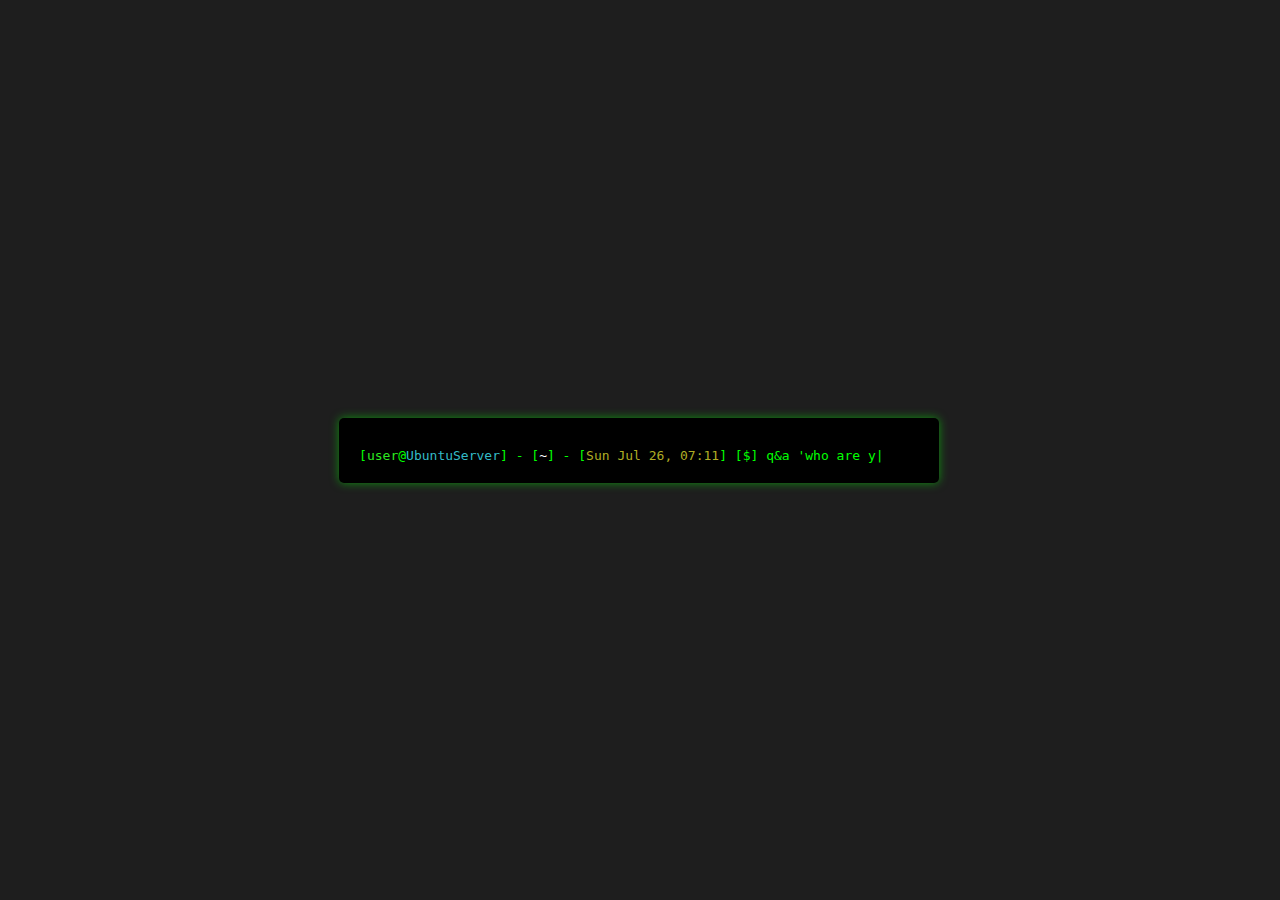
<file: index.html>
<!DOCTYPE html>
<html lang="en">
<head>
    <meta charset="UTF-8">
    <meta name="viewport" content="width=device-width, initial-scale=1.0">
    <title>Eric Qiang Xu</title>
    <link rel="stylesheet" href="style.css">
</head>
<body>
    <div id="terminal">
        <div id="output"></div>
        <div id="input-line">
            <span id="prompt"></span>
            <span id="typed-text"></span>
            <span class="cursor">|</span>
        </div>
    </div>
    <script src="script.js"></script>
    <h1 style="color: #1e1e1e; font-size: 0.05px;">Eric Xu UCSC (for SEO purposes)</h1>
    <h2 style="color: #1e1e1e; font-size: 0.05px;">Eric Xu UCSC (for SEO purposes)</h1>
</body>
</html>
</file>
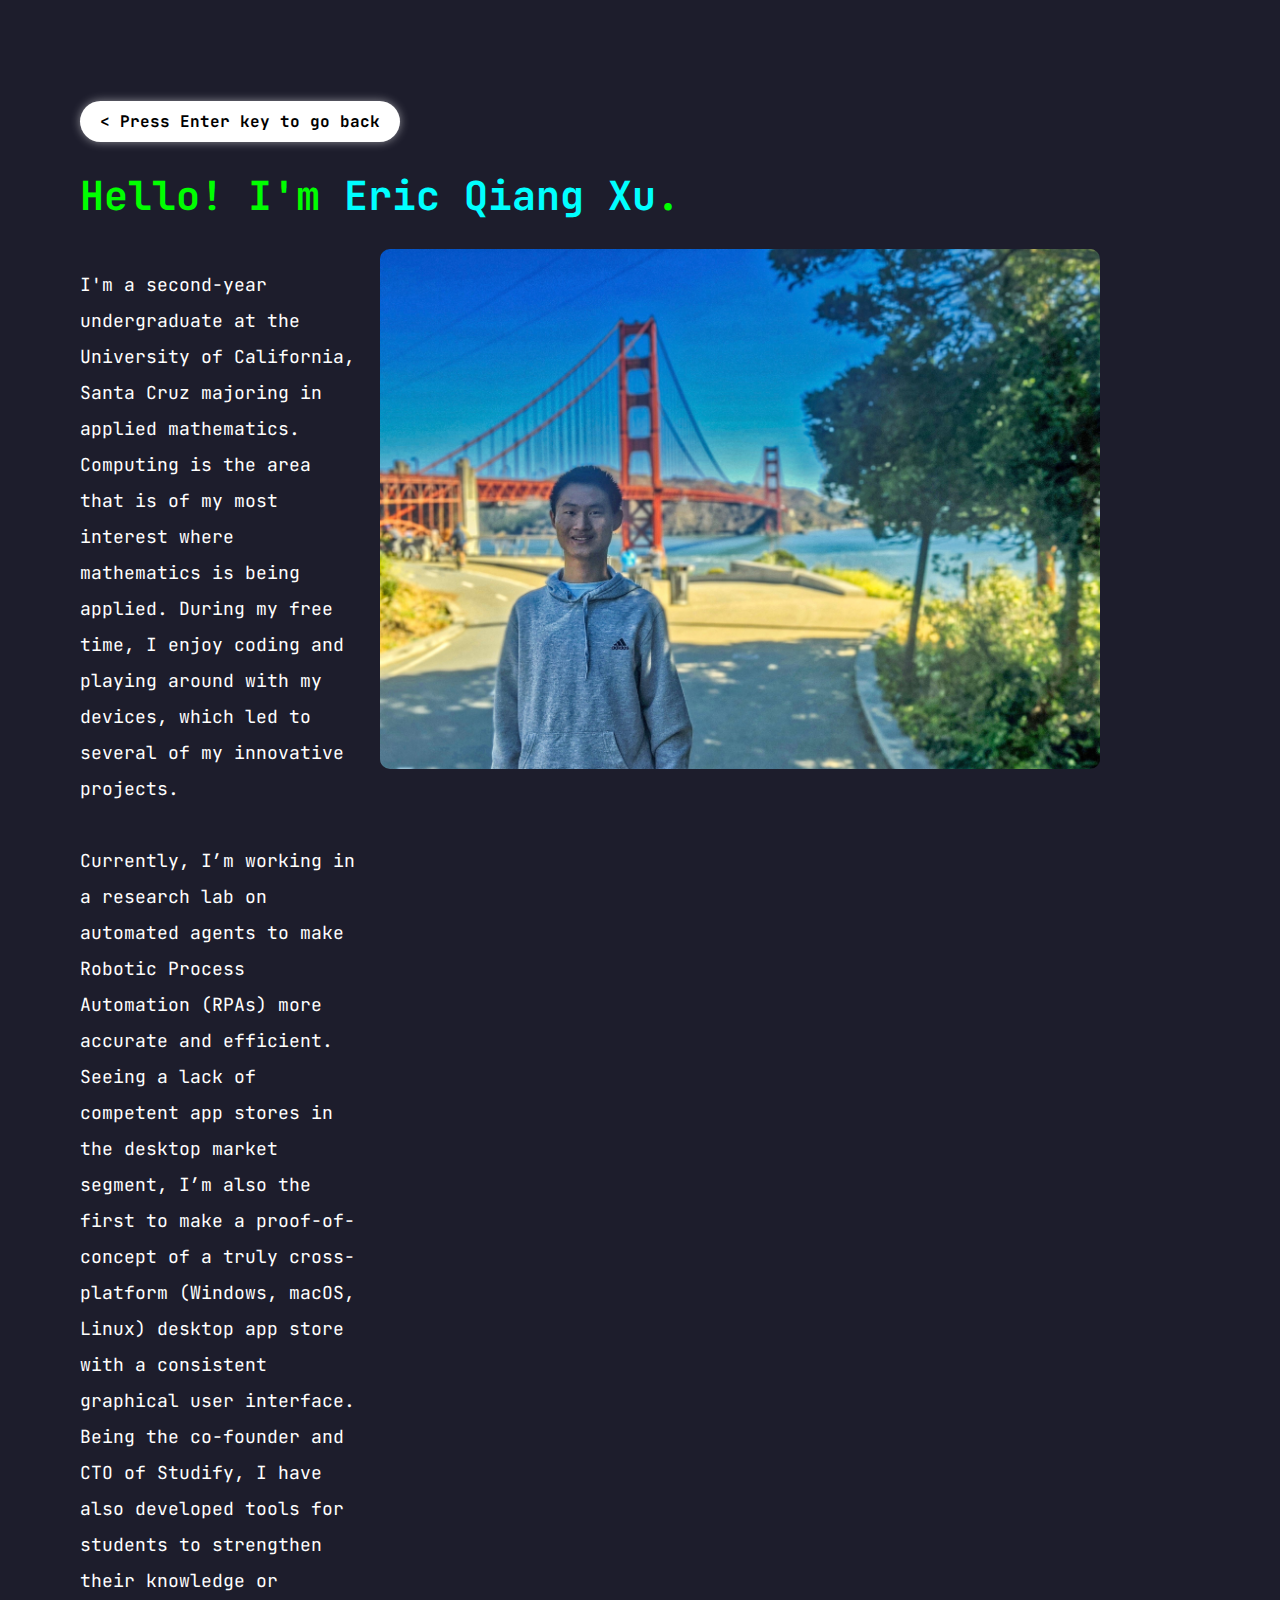
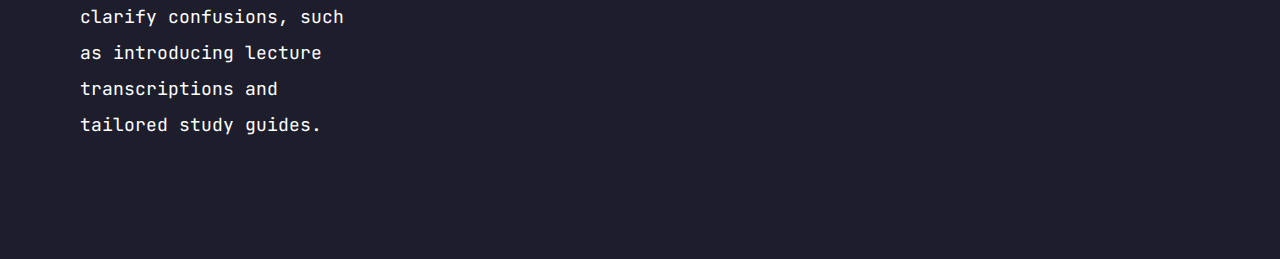
<file: about_me.html>
<!DOCTYPE html>
<html lang="en">
<head>
    <meta charset="UTF-8">
    <meta name="viewport" content="width=device-width, initial-scale=1.0">
    <title>About | Eric Xu at UCSC</title>
    <link rel="stylesheet" href="styles_aboutme.css">
</head>
<body>
    <br>
    <button class="back-button" onclick="goBack()"> < Press Enter key to go back</button>
    <br>
    <h1>Hello! I'm <span class="name">Eric Qiang Xu</span>.</h1>
    <main>
        <section class="content">
            <div class="text-content">
                <p>
                    I'm a second-year undergraduate at the University of California, Santa Cruz majoring in applied mathematics. Computing is the area that is of my most interest where mathematics is being applied. During my free time, I enjoy coding and playing around with my devices, which led to several of my innovative projects.
                </p>
                <p>
                    Currently, I’m working in a research lab on automated agents to make Robotic Process Automation (RPAs) more accurate and efficient. Seeing a lack of competent app stores in the desktop market segment, I’m also the first to make a proof-of-concept of a truly cross-platform (Windows, macOS, Linux) desktop app store with a consistent graphical user interface. Being the co-founder and CTO of Studify, I have also developed tools for students to strengthen their knowledge or clarify confusions, such as introducing lecture transcriptions and tailored study guides.
                </p>
            </div>
            <img src="profile-pic.jpg" alt="Picture of Eric Xu, For SEO: Eric Xu UCSC, Eric Xu" class="profile-pic">
        </section>
    </main>    
    <script src="script_aboutme.js"></script>
</body>
</html>
</file>
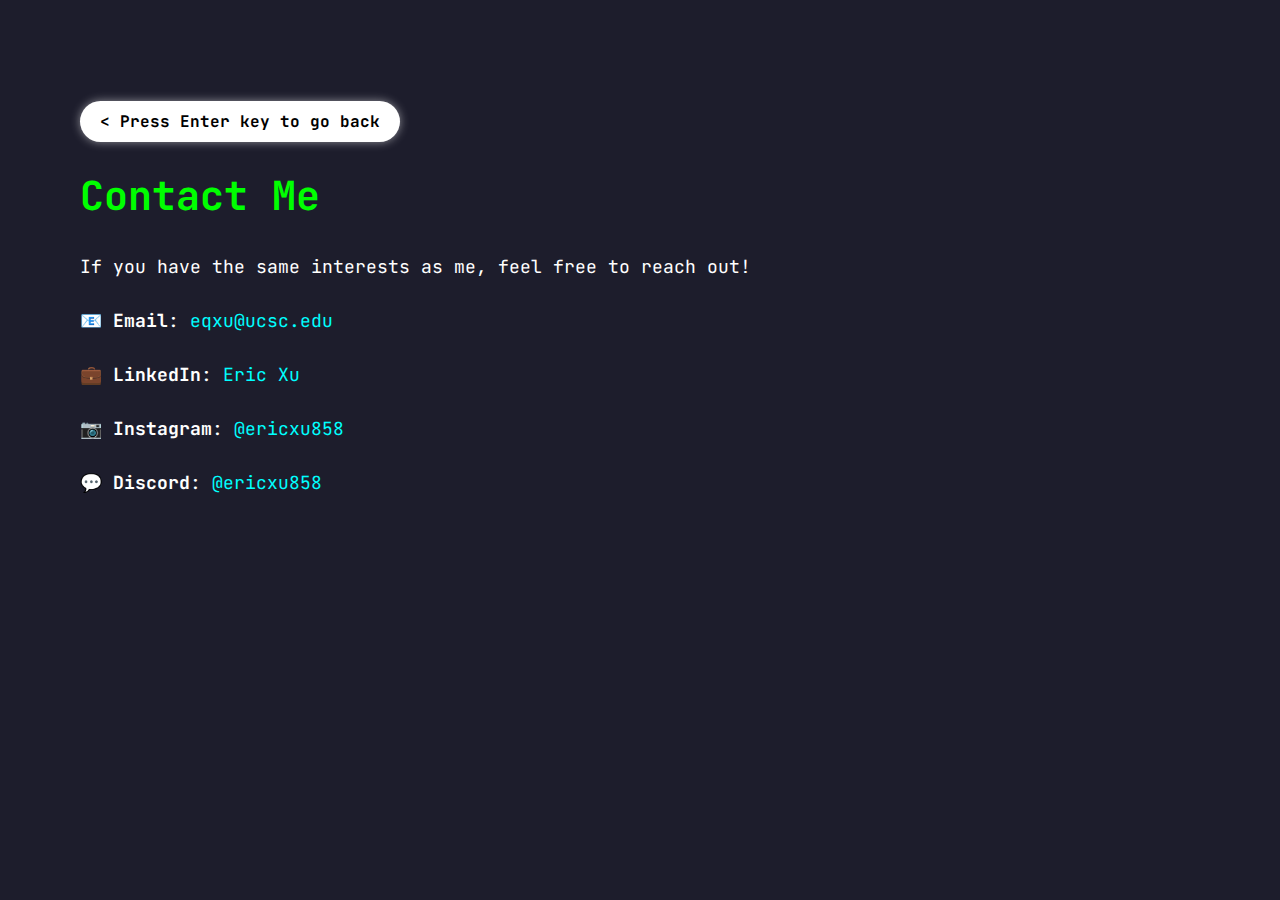
<file: contact.html>
<!DOCTYPE html>
<html lang="en">
<head>
    <meta charset="UTF-8">
    <meta name="viewport" content="width=device-width, initial-scale=1.0">
    <title>Contact | Eric Xu at UCSC</title>
    <link rel="stylesheet" href="styles_contact.css">
</head>
<body>
    <br>
    <button class="back-button" onclick="goBack()"> < Press Enter key to go back</button>
    <br>
    <h1>Contact Me</h1>
    <main>
        <section class="content">
            <div class="text-content">
                <p>If you have the same interests as me, feel free to reach out!</p>
                <p>📧 <b>Email</b>: <a href="mailto:eqxu@ucsc.edu">eqxu@ucsc.edu</a> </p>
                <p>💼 <b>LinkedIn</b>: <a href="https://www.linkedin.com/in/eric-xu-3569372b0">Eric Xu</a> </p>
                <p>📷 <b>Instagram</b>: <a href="https://www.instagram.com/ericxu858">@ericxu858</a> </p>
                <p>💬 <b>Discord</b>: <a href="https://discord.com">@ericxu858</a></p>
            </div>
        </section>
    </main>    
    <script src="script_contact.js"></script>
</body>
</html>
</file>
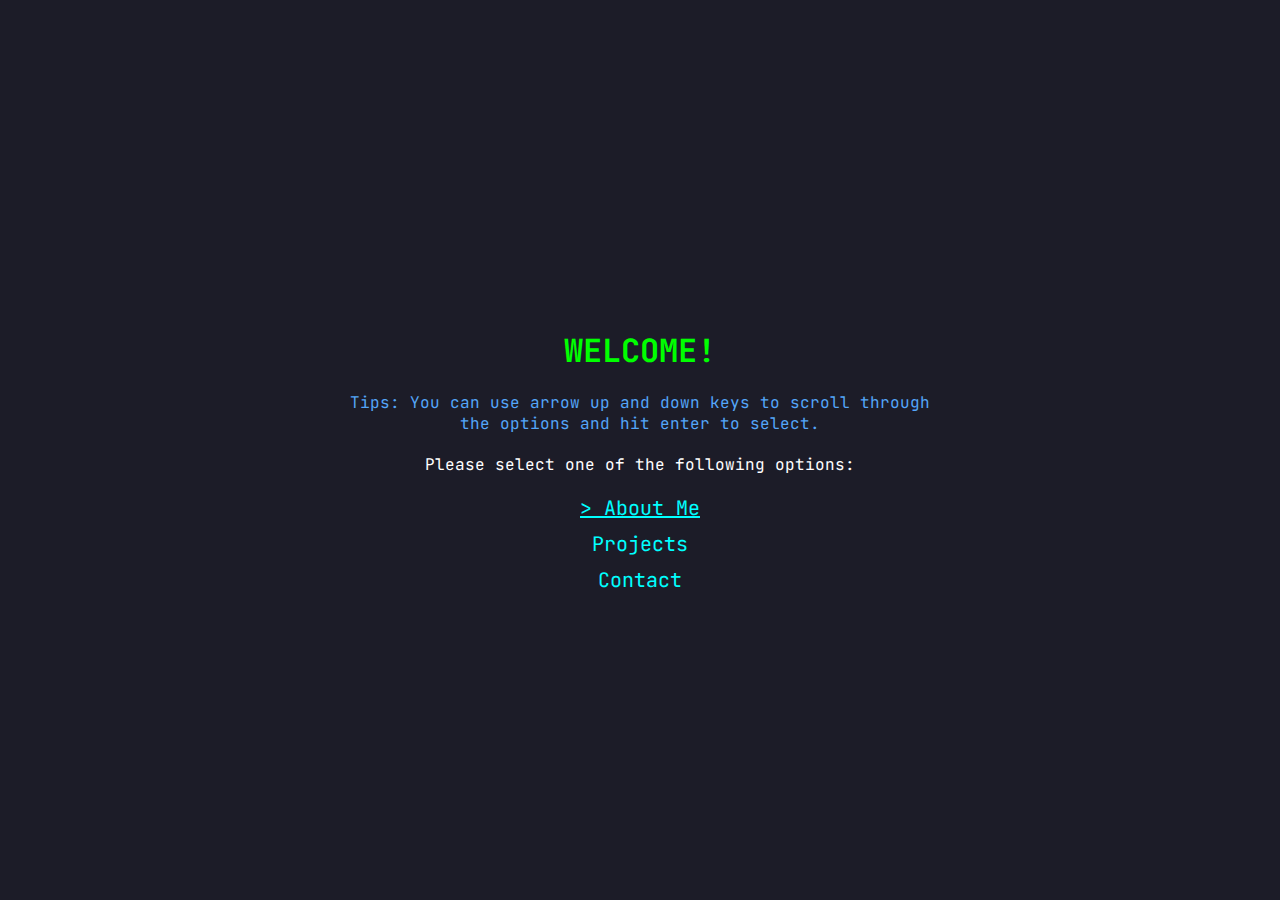
<file: home.html>
<!DOCTYPE html>
<html lang="en">
<head>
  <meta charset="UTF-8">
  <meta name="viewport" content="width=device-width, initial-scale=1.0">
  <title>Home | Eric Xu at UCSC</title>
  <link rel="stylesheet" href="styles_home.css">
</head>
<body>
  <div class="container">
    <h1>WELCOME!</h1>
    <p id="tips"> Tips: You can use arrow up and down keys to scroll through the options and hit enter to select.</p>
    <p>Please select one of the following options:</p>
    <nav>
      <a href="about_me.html" class="nav-link selected">About Me</a>
      <a href="projects.html" class="nav-link">Projects</a>
      <a href="contact.html" class="nav-link">Contact</a>
    </nav>
  </div>
  <script src="script_home.js"></script>
</body>
</html>
</file>
<file: style.css>
* {
    margin: 0;
    padding: 0;
    box-sizing: border-box;
}

::selection {
    background-color: #cfeac6;
    color: black;
}
  
::-moz-selection {
    background-color: #cfeac6;
    color: black;
}

body {
    display: flex;
    justify-content: center;
    align-items: center;
    min-height: 100vh;
    background-color: #1e1e1e;
    color: #00ff00;
    font-family: monospace;
}

#terminal {
    width: 80%;
    max-width: 600px;
    background-color: #000;
    padding: 20px;
    border-radius: 5px;
    box-shadow: 0 0 10px rgba(0, 255, 0, 0.5);
}

.user {
    color: #2ee720;
}

.host {
    color: #33bbc7;
}

.directory {
    color: #ffffff;
}

.timestamp {
    color: #afad24;
}

.cursor {
    animation: blink 1s infinite;
    color: #00ff00;
}

@keyframes blink {
    0%, 100% { opacity: 1; }
    50% { opacity: 0; }
}

#output {
    white-space: pre-wrap;
    margin-bottom: 10px;
    line-height: 1.5;
}

#input-line {
    display: flex;
    align-items: center;
}
</file>
<file: styles_aboutme.css>
@import url('https://fonts.googleapis.com/css2?family=JetBrains+Mono:ital,wght@0,100..800;1,100..800&display=swap');

* {
    background-color: #1d1d2c;
    font-family: "JetBrains Mono", monospace;
}

::selection {
    background-color: #cfeac6;
    color: black;
}
  
::-moz-selection {
    background-color: #cfeac6;
    color: black;
}

.back-button {
    padding: 10px 20px;
    font-size: 16px;
    font-weight: bold;
    color: #000;
    background-color: #fff;
    border: none;
    border-radius: 50px;
    cursor: pointer;
    box-shadow: 0 0 10px rgba(255, 255, 255, 0.5);
    transition: box-shadow 0.3s, transform 0.3s;
}

.back-button:hover {
    box-shadow: 0 0 15px 5px rgba(0, 255, 255, 0.7), 0 0 15px 5px rgba(255, 0, 255, 0.7), 0 0 15px 5px rgba(255, 255, 0, 0.7);
    transform: scale(1.1);
}

.back-button:active {
    transform: scale(0.95);
}

.name {
    color: cyan;
}

h1 {
    font-size: 40px;
    color: #00ff00;
}

p {
    font-size: 18px;
    color: white;
    margin-bottom: 2em; /* Adds space between paragraphs */
    line-height: 2;
}

.content {
    display: flex;
    flex-wrap: wrap;
    align-items: flex-start;
    gap: 20px;
}

/* Ensure image placement and scaling */
.profile-pic {
    max-width: 720px;
    max-height: 540px;
    border-radius: 10px;
    margin-right: 100px;
    flex-shrink: 0;
    width: 100%; /* Default width for scaling */
    height: auto; /* Maintain aspect ratio */
}

/* For screens 720px or wider */
@media screen and (min-width: 720px) {
    body {
        margin: 80px;
    }
    .profile-pic {
        width: 720px;
        height: 520px;
    }
}

/* For screens narrower than 720px */
@media screen and (max-width: 719px) {   
    body {
        margin: 50px;
    } 
    .profile-pic {
        width: calc(100vw - 100px); /* 100px less than screen width */
        height: auto; /* Maintain 4:3 aspect ratio */
        aspect-ratio: 4 / 3; /* Set aspect ratio explicitly */

        margin-right: 0;
        margin-bottom: 20px;
    }
}

.text-content {
    flex: 1;
}

@media screen and (max-width: 600px) {
    .content {
        flex-direction: column;
        align-items: center;
    }

    .profile-pic {
        margin-right: 0;
        margin-bottom: 20px;
    }
}
</file>
<file: styles_contact.css>
@import url('https://fonts.googleapis.com/css2?family=JetBrains+Mono:ital,wght@0,100..800;1,100..800&display=swap');

* {
    background-color: #1d1d2c;
    font-family: "JetBrains Mono", monospace;
}

::selection {
    background-color: #cfeac6;
    color: black;
}
  
::-moz-selection {
    background-color: #cfeac6;
    color: black;
}

/* For screens 720px or wider */
@media screen and (min-width: 720px) {
    body {
        margin: 80px;
}

/* For screens narrower than 720px */
@media screen and (max-width: 719px) {   
    body {
        margin: 50px;
    }
}

.back-button {
    padding: 10px 20px;
    font-size: 16px;
    font-weight: bold;
    color: #000;
    background-color: #fff;
    border: none;
    border-radius: 50px;
    cursor: pointer;
    box-shadow: 0 0 10px rgba(255, 255, 255, 0.5);
    transition: box-shadow 0.3s, transform 0.3s;
}

.back-button:hover {
    box-shadow: 0 0 15px 5px rgba(0, 255, 255, 0.7), 0 0 15px 5px rgba(255, 0, 255, 0.7), 0 0 15px 5px rgba(255, 255, 0, 0.7);
    transform: scale(1.1);
}

.back-button:active {
    transform: scale(0.95);
}

h1 {
    font-size: 40px;
    color: #00ff00;
}

p {
    font-size: 18px;
    color: white;
    line-height: 2;
}

a {
    text-decoration: none;
    position: relative;
}

a:link {
    color: #00ffff;
}

a:visited {
    color: #00ffd0;
}

a::after {
    content: '';
    position: absolute;
    width: 100%;
    height: 2px;
    bottom: 0;
    left: 0;
    background-color: currentColor;
    transform: scaleX(0);
    transform-origin: bottom right;
    transition: transform 0.25s ease-out;
}

a:hover::after {
    transform: scaleX(1);
    transform-origin: bottom left;
}
</file>
<file: styles_home.css>
@import url('https://fonts.googleapis.com/css2?family=JetBrains+Mono:ital,wght@0,100..800;1,100..800&display=swap');

::selection {
  background-color: #cfeac6;
  color: black;
}

::-moz-selection {
  background-color: #cfeac6;
  color: black;
}

body {
  margin: 0;
  padding: 0;
  background-color: #1c1c28;
  color: white;
  font-family: "JetBrains Mono", monospace;
  display: flex;
  justify-content: center;
  align-items: center;
  height: 100vh;
  text-align: center;
}

.container {
  max-width: 600px;
}

#tips {
  color: #54a6f9;
}

h1 {
  color: #00ff00;
  margin-bottom: 20px;
}

p {
  margin-bottom: 20px;
}

nav {
  display: flex;
  flex-direction: column;
  gap: 10px;
}

.nav-link {
  color: #00ffff;
  text-decoration: none;
  font-size: 20px;
  position: relative;
}

.nav-link.selected::before {
  content: "> ";
  color: #00ffff;
}

.nav-link.selected {
  text-decoration: underline;
}

.nav-link:hover {
  text-decoration: underline;
}

@media (hover: none) {
  .nav-link:hover {
    text-decoration: none;
  }
}
</file>
